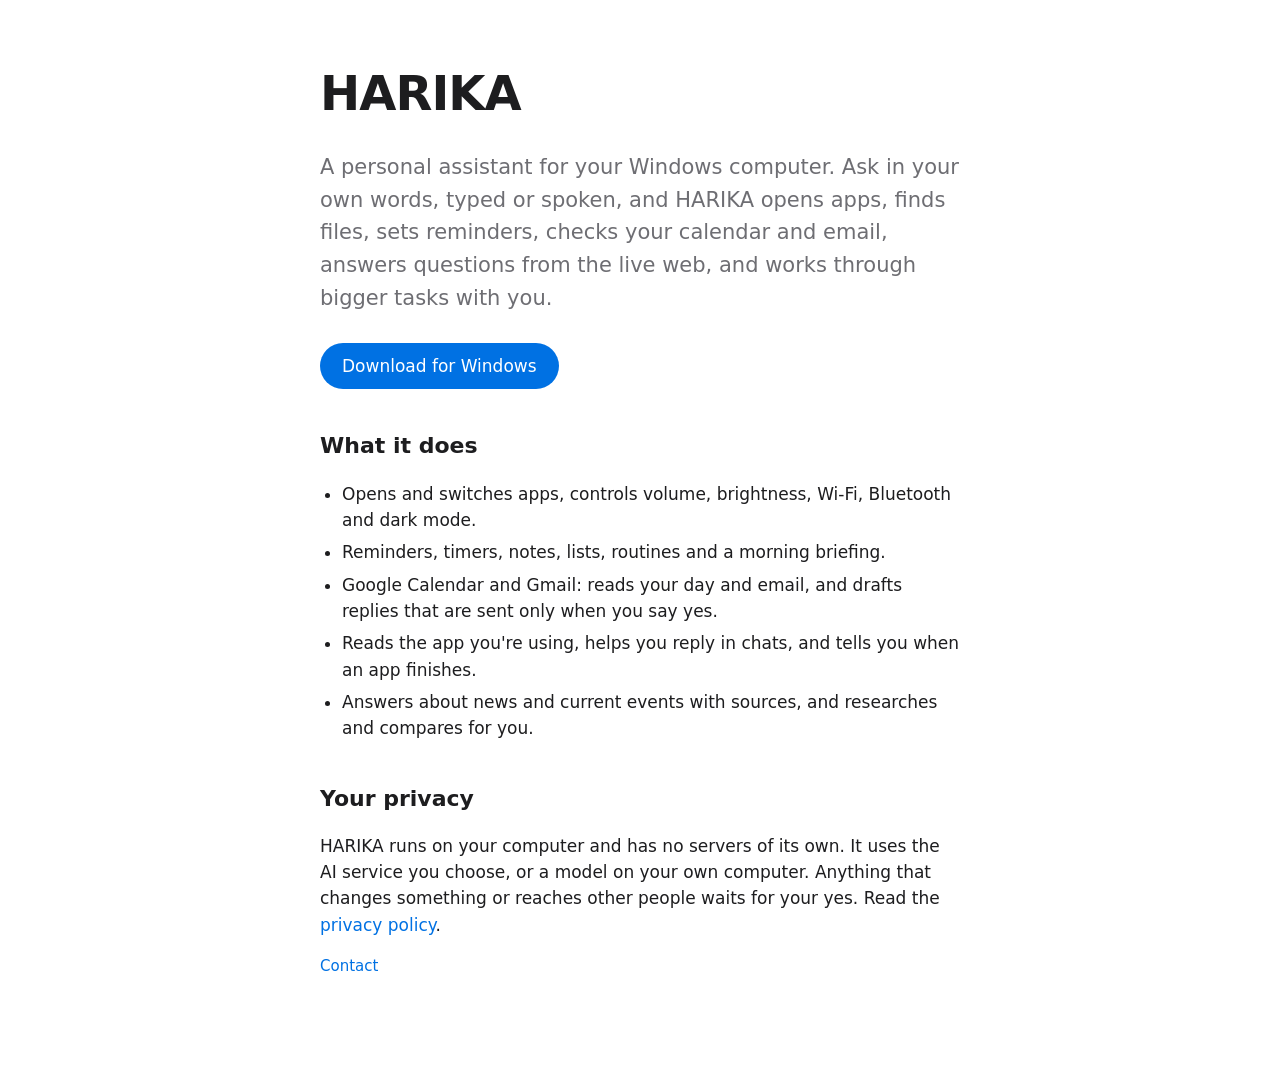
<file: index.html>
<!doctype html>
<html lang="en">
<head>
<meta charset="utf-8">
<meta name="viewport" content="width=device-width, initial-scale=1">
<title>HARIKA</title>
<meta name="description" content="HARIKA is a personal assistant for your Windows computer.">
<link rel="stylesheet" href="style.css">
</head>
<body>
<main>
<h1 class="title">HARIKA</h1>
<p class="lede">A personal assistant for your Windows computer. Ask in your own words, typed or spoken, and HARIKA
  opens apps, finds files, sets reminders, checks your calendar and email, answers questions from the live web, and
  works through bigger tasks with you.</p>

<p><a class="button" href="https://github.com/Sahaj1207/app-releases/releases/latest">Download for Windows</a></p>

<h2>What it does</h2>
<ul>
  <li>Opens and switches apps, controls volume, brightness, Wi-Fi, Bluetooth and dark mode.</li>
  <li>Reminders, timers, notes, lists, routines and a morning briefing.</li>
  <li>Google Calendar and Gmail: reads your day and email, and drafts replies that are sent only when you say yes.</li>
  <li>Reads the app you're using, helps you reply in chats, and tells you when an app finishes.</li>
  <li>Answers about news and current events with sources, and researches and compares for you.</li>
</ul>

<h2>Your privacy</h2>
<p>HARIKA runs on your computer and has no servers of its own. It uses the AI service you choose, or a model on your
  own computer. Anything that changes something or reaches other people waits for your yes.
  Read the <a href="privacy.html">privacy policy</a>.</p>

<p class="meta"><a href="https://github.com/Sahaj1207/app-releases/issues">Contact</a></p>
</main>
</body>
</html>
</file>
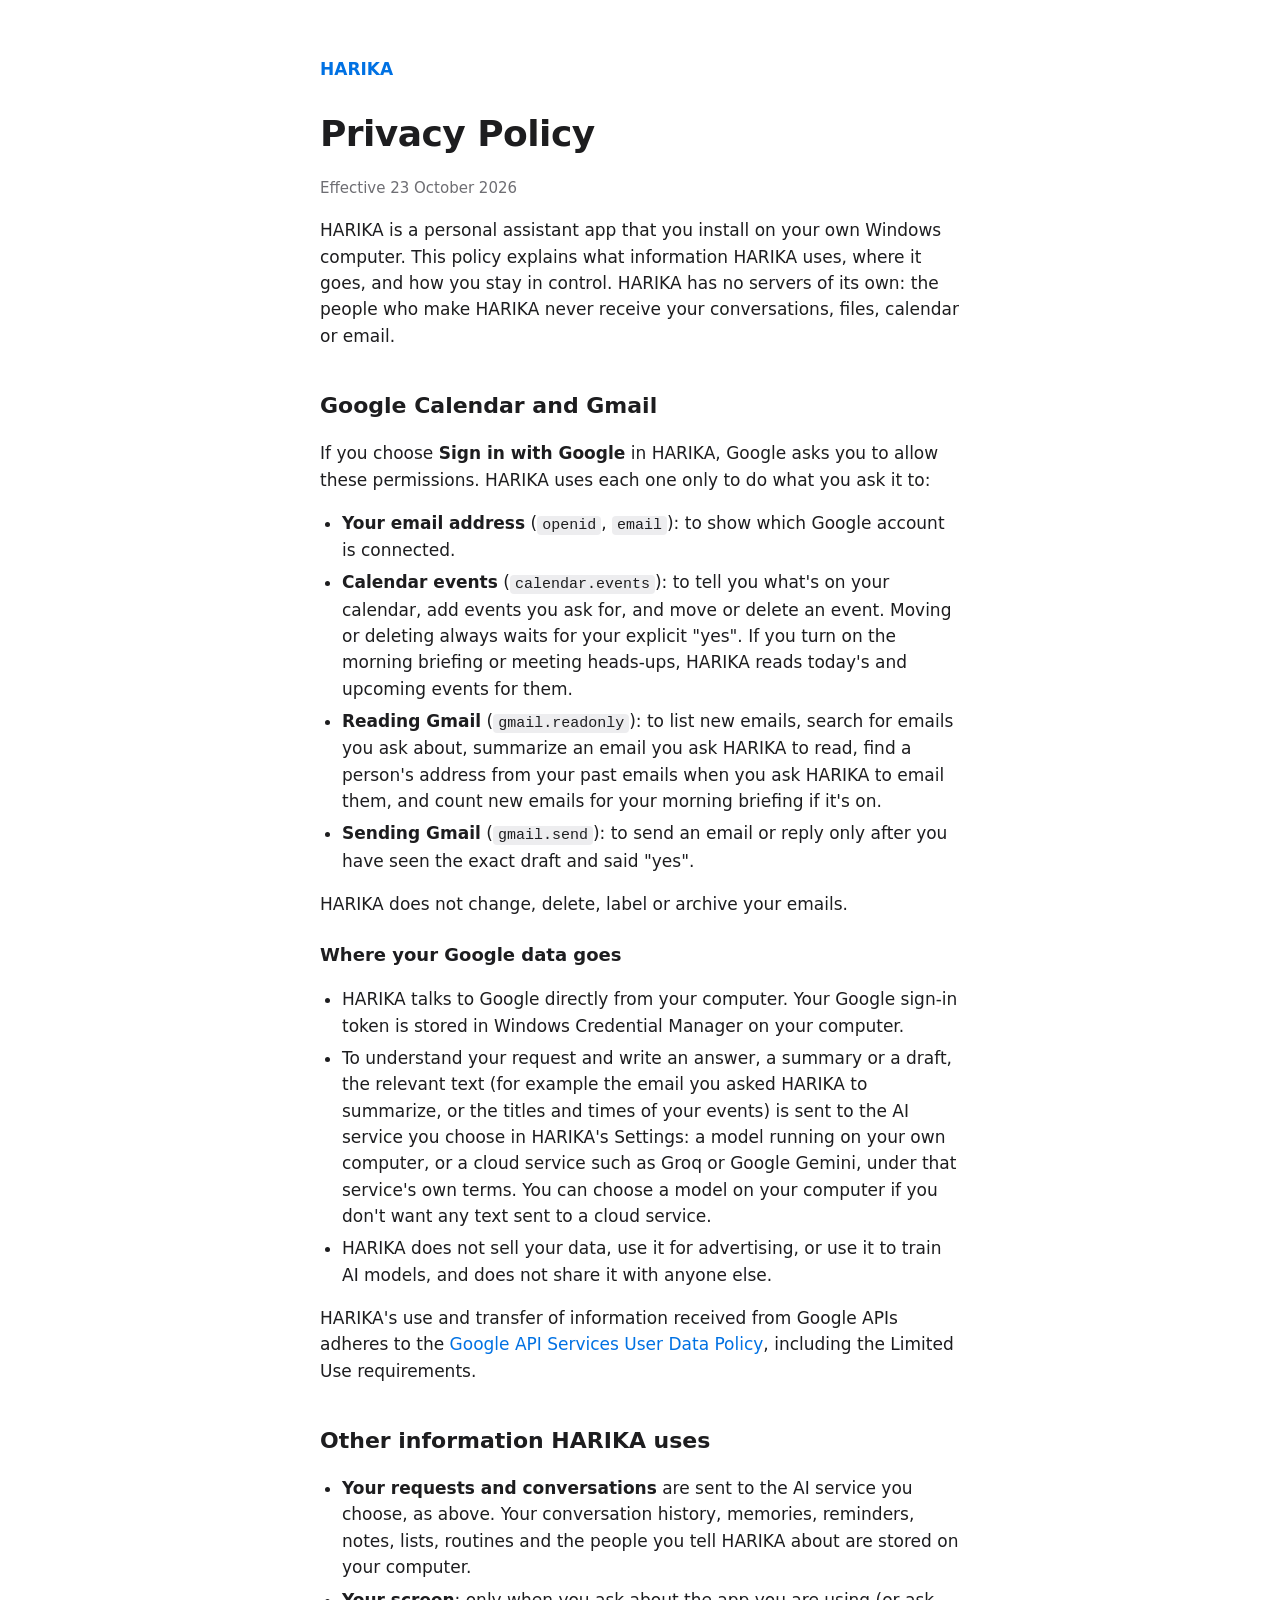
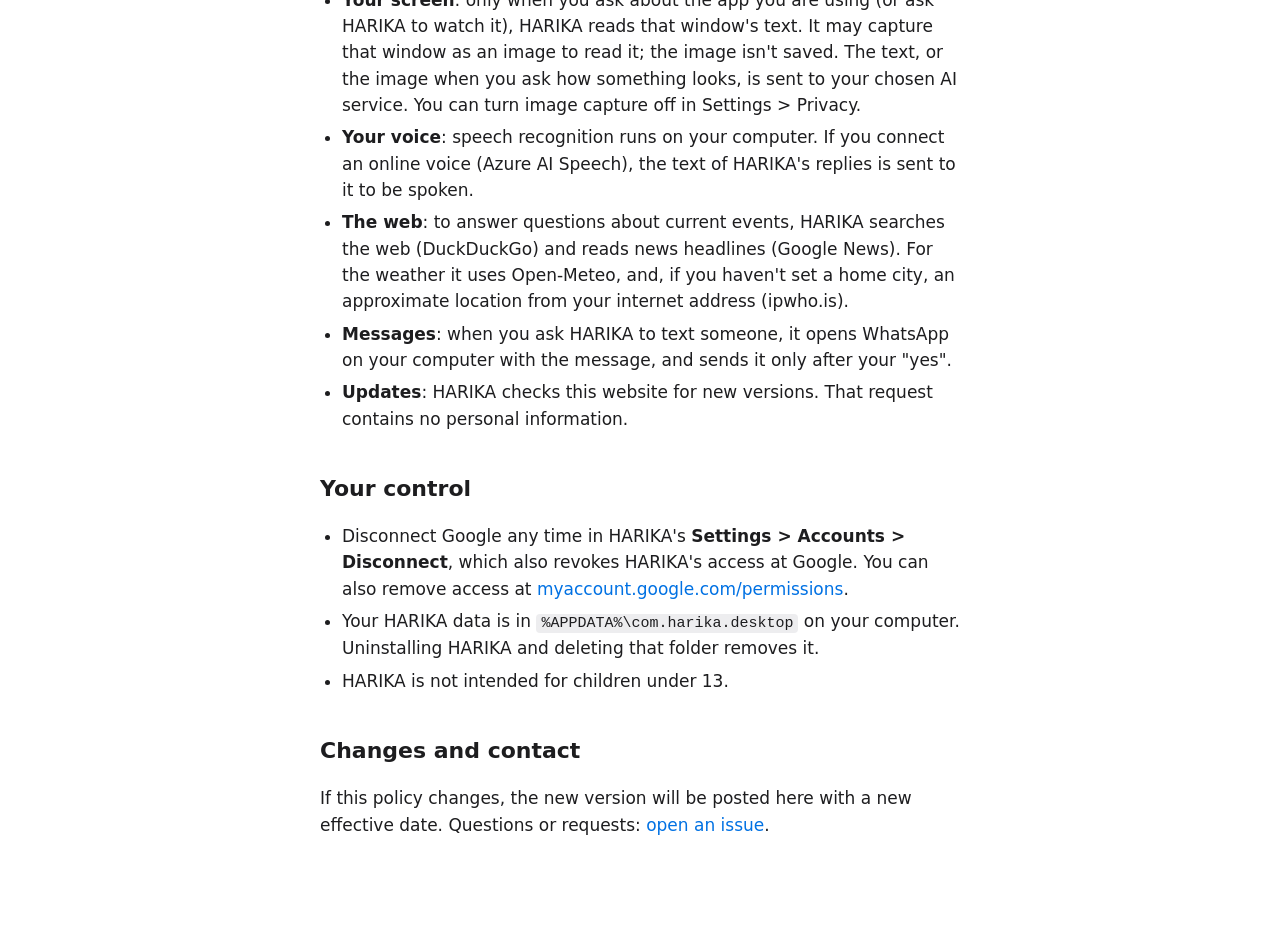
<file: privacy.html>
<!doctype html>
<html lang="en">
<head>
<meta charset="utf-8">
<meta name="viewport" content="width=device-width, initial-scale=1">
<title>HARIKA Privacy Policy</title>
<meta name="description" content="How the HARIKA desktop assistant handles your information, including Google Calendar and Gmail data.">
<link rel="stylesheet" href="style.css">
</head>
<body>
<main>
<p class="back"><a href="./">HARIKA</a></p>
<h1>Privacy Policy</h1>
<p class="meta">Effective 23 October 2026</p>

<p>HARIKA is a personal assistant app that you install on your own Windows computer. This policy explains what
information HARIKA uses, where it goes, and how you stay in control. HARIKA has no servers of its own: the people
who make HARIKA never receive your conversations, files, calendar or email.</p>

<h2>Google Calendar and Gmail</h2>
<p>If you choose <strong>Sign in with Google</strong> in HARIKA, Google asks you to allow these permissions. HARIKA
uses each one only to do what you ask it to:</p>
<ul>
  <li><strong>Your email address</strong> (<code>openid</code>, <code>email</code>): to show which Google account is connected.</li>
  <li><strong>Calendar events</strong> (<code>calendar.events</code>): to tell you what's on your calendar, add events you ask
    for, and move or delete an event. Moving or deleting always waits for your explicit "yes". If you turn on the
    morning briefing or meeting heads-ups, HARIKA reads today's and upcoming events for them.</li>
  <li><strong>Reading Gmail</strong> (<code>gmail.readonly</code>): to list new emails, search for emails you ask about,
    summarize an email you ask HARIKA to read, find a person's address from your past emails when you ask HARIKA to
    email them, and count new emails for your morning briefing if it's on.</li>
  <li><strong>Sending Gmail</strong> (<code>gmail.send</code>): to send an email or reply only after you have seen the exact
    draft and said "yes".</li>
</ul>
<p>HARIKA does not change, delete, label or archive your emails.</p>

<h3>Where your Google data goes</h3>
<ul>
  <li>HARIKA talks to Google directly from your computer. Your Google sign-in token is stored in Windows Credential
    Manager on your computer.</li>
  <li>To understand your request and write an answer, a summary or a draft, the relevant text (for example the email
    you asked HARIKA to summarize, or the titles and times of your events) is sent to the AI service you choose in
    HARIKA's Settings: a model running on your own computer, or a cloud service such as Groq or Google Gemini, under
    that service's own terms. You can choose a model on your computer if you don't want any text sent to a cloud
    service.</li>
  <li>HARIKA does not sell your data, use it for advertising, or use it to train AI models, and does not share it
    with anyone else.</li>
</ul>
<p>HARIKA's use and transfer of information received from Google APIs adheres to the
  <a href="https://developers.google.com/terms/api-services-user-data-policy">Google API Services User Data Policy</a>,
  including the Limited Use requirements.</p>

<h2>Other information HARIKA uses</h2>
<ul>
  <li><strong>Your requests and conversations</strong> are sent to the AI service you choose, as above. Your conversation
    history, memories, reminders, notes, lists, routines and the people you tell HARIKA about are stored on your
    computer.</li>
  <li><strong>Your screen</strong>: only when you ask about the app you are using (or ask HARIKA to watch it), HARIKA
    reads that window's text. It may capture that window as an image to read it; the image isn't saved. The text, or
    the image when you ask how something looks, is sent to your chosen AI service. You can turn image capture off in
    Settings &gt; Privacy.</li>
  <li><strong>Your voice</strong>: speech recognition runs on your computer. If you connect an online voice (Azure AI
    Speech), the text of HARIKA's replies is sent to it to be spoken.</li>
  <li><strong>The web</strong>: to answer questions about current events, HARIKA searches the web (DuckDuckGo) and reads
    news headlines (Google News). For the weather it uses Open-Meteo, and, if you haven't set a home city, an
    approximate location from your internet address (ipwho.is).</li>
  <li><strong>Messages</strong>: when you ask HARIKA to text someone, it opens WhatsApp on your computer with the message,
    and sends it only after your "yes".</li>
  <li><strong>Updates</strong>: HARIKA checks this website for new versions. That request contains no personal
    information.</li>
</ul>

<h2>Your control</h2>
<ul>
  <li>Disconnect Google any time in HARIKA's <strong>Settings &gt; Accounts &gt; Disconnect</strong>, which also revokes
    HARIKA's access at Google. You can also remove access at
    <a href="https://myaccount.google.com/permissions">myaccount.google.com/permissions</a>.</li>
  <li>Your HARIKA data is in <code>%APPDATA%\com.harika.desktop</code> on your computer. Uninstalling HARIKA and
    deleting that folder removes it.</li>
  <li>HARIKA is not intended for children under 13.</li>
</ul>

<h2>Changes and contact</h2>
<p>If this policy changes, the new version will be posted here with a new effective date. Questions or requests:
  <a href="https://github.com/Sahaj1207/app-releases/issues">open an issue</a>.</p>
</main>
</body>
</html>
</file>
<file: style.css>
:root {
  --bg: #ffffff;
  --text: #1d1d1f;
  --muted: #6e6e73;
  --accent: #0071e3;
  --rule: #d2d2d7;
  color-scheme: light dark;
}
@media (prefers-color-scheme: dark) {
  :root { --bg: #000000; --text: #f5f5f7; --muted: #a1a1a6; --accent: #2997ff; --rule: #424245; }
}
* { box-sizing: border-box; }
body {
  margin: 0;
  background: var(--bg);
  color: var(--text);
  font: 17px/1.55 -apple-system, BlinkMacSystemFont, "SF Pro Text", "Segoe UI Variable", "Segoe UI", system-ui, sans-serif;
}
main { max-width: 680px; margin: 0 auto; padding: 56px 20px 80px; }
.title { font-size: 48px; letter-spacing: -0.02em; margin: 0 0 12px; }
h1 { font-size: 36px; letter-spacing: -0.015em; margin: 0 0 6px; }
h2 { font-size: 22px; margin: 40px 0 10px; }
h3 { font-size: 18px; margin: 24px 0 8px; }
.lede { font-size: 21px; color: var(--muted); }
.meta { color: var(--muted); font-size: 15px; }
.back { margin: 0 0 24px; font-weight: 600; }
a { color: var(--accent); text-decoration: none; }
a:hover { text-decoration: underline; }
a:focus-visible { outline: 2px solid var(--accent); outline-offset: 2px; border-radius: 4px; }
.button {
  display: inline-block; margin-top: 8px; padding: 10px 22px; border-radius: 980px;
  background: var(--accent); color: #fff; font-weight: 500;
}
.button:hover { text-decoration: none; filter: brightness(1.08); }
ul { padding-left: 22px; }
li { margin: 6px 0; }
code { font-size: 15px; background: color-mix(in srgb, var(--rule) 40%, transparent); padding: 1px 5px; border-radius: 4px; }
</file>
